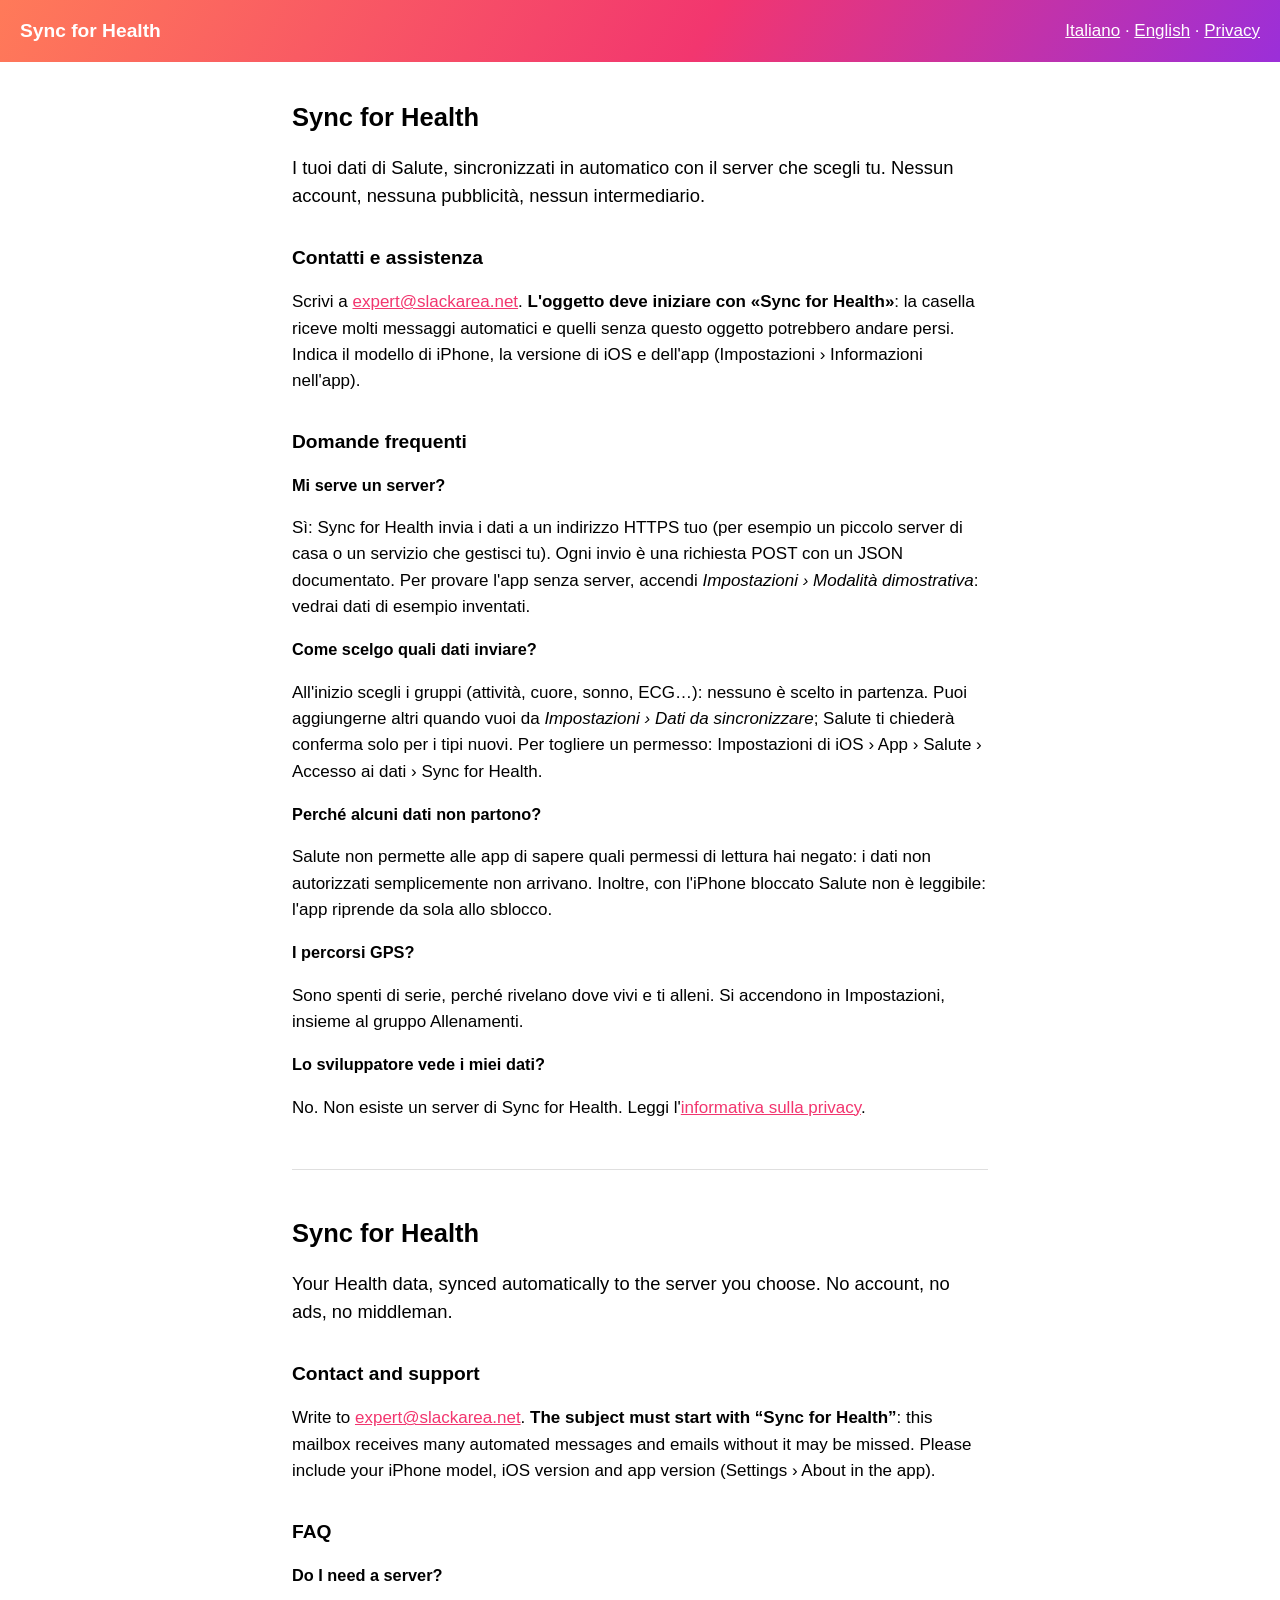
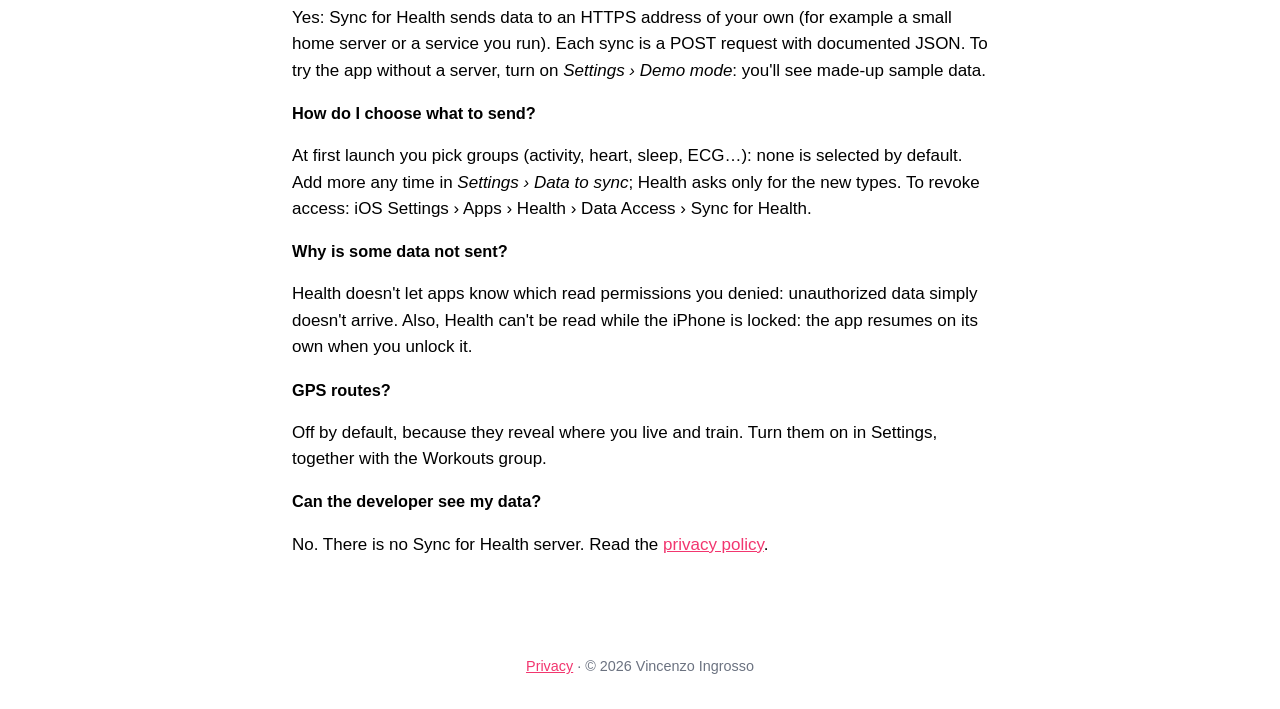
<file: site/index.html>
<!doctype html>
<html lang="it">
<head>
<meta charset="utf-8">
<meta name="viewport" content="width=device-width, initial-scale=1">
<title>Sync for Health — Assistenza / Support</title>
<meta name="description" content="Sync for Health: i tuoi dati di Salute, sincronizzati con il server che scegli tu. Your Health data, synced to the server you choose.">
<link rel="stylesheet" href="style.css">
</head>
<body>
<header>
  <a class="brand" href="./">Sync for Health</a>
  <nav><a href="#it">Italiano</a> · <a href="#en">English</a> · <a href="privacy.html">Privacy</a></nav>
</header>
<main>

<article id="it" lang="it">
<h1>Sync for Health</h1>
<p class="lead">I tuoi dati di Salute, sincronizzati in automatico con il server che scegli tu.
Nessun account, nessuna pubblicità, nessun intermediario.</p>

<h2>Contatti e assistenza</h2>
<p>Scrivi a <a href="mailto:expert@slackarea.net?subject=Sync%20for%20Health%20-%20assistenza">expert@slackarea.net</a>.
<strong>L'oggetto deve iniziare con «Sync for Health»</strong>: la casella riceve molti messaggi automatici
e quelli senza questo oggetto potrebbero andare persi. Indica il modello di iPhone, la versione di iOS e
dell'app (Impostazioni › Informazioni nell'app).</p>

<h2>Domande frequenti</h2>
<h3>Mi serve un server?</h3>
<p>Sì: Sync for Health invia i dati a un indirizzo HTTPS tuo (per esempio un piccolo server di casa o un servizio
che gestisci tu). Ogni invio è una richiesta POST con un JSON documentato. Per provare l'app senza server,
accendi <em>Impostazioni › Modalità dimostrativa</em>: vedrai dati di esempio inventati.</p>

<h3>Come scelgo quali dati inviare?</h3>
<p>All'inizio scegli i gruppi (attività, cuore, sonno, ECG…): nessuno è scelto in partenza. Puoi aggiungerne
altri quando vuoi da <em>Impostazioni › Dati da sincronizzare</em>; Salute ti chiederà conferma solo per i tipi nuovi.
Per togliere un permesso: Impostazioni di iOS › App › Salute › Accesso ai dati › Sync for Health.</p>

<h3>Perché alcuni dati non partono?</h3>
<p>Salute non permette alle app di sapere quali permessi di lettura hai negato: i dati non autorizzati semplicemente
non arrivano. Inoltre, con l'iPhone bloccato Salute non è leggibile: l'app riprende da sola allo sblocco.</p>

<h3>I percorsi GPS?</h3>
<p>Sono spenti di serie, perché rivelano dove vivi e ti alleni. Si accendono in Impostazioni, insieme al gruppo Allenamenti.</p>

<h3>Lo sviluppatore vede i miei dati?</h3>
<p>No. Non esiste un server di Sync for Health. Leggi l'<a href="privacy.html">informativa sulla privacy</a>.</p>
</article>

<hr>

<article id="en" lang="en">
<h1>Sync for Health</h1>
<p class="lead">Your Health data, synced automatically to the server you choose.
No account, no ads, no middleman.</p>

<h2>Contact and support</h2>
<p>Write to <a href="mailto:expert@slackarea.net?subject=Sync%20for%20Health%20-%20support">expert@slackarea.net</a>.
<strong>The subject must start with “Sync for Health”</strong>: this mailbox receives many automated messages and
emails without it may be missed. Please include your iPhone model, iOS version and app version (Settings › About in the app).</p>

<h2>FAQ</h2>
<h3>Do I need a server?</h3>
<p>Yes: Sync for Health sends data to an HTTPS address of your own (for example a small home server or a service you run).
Each sync is a POST request with documented JSON. To try the app without a server, turn on
<em>Settings › Demo mode</em>: you'll see made-up sample data.</p>

<h3>How do I choose what to send?</h3>
<p>At first launch you pick groups (activity, heart, sleep, ECG…): none is selected by default. Add more any time in
<em>Settings › Data to sync</em>; Health asks only for the new types. To revoke access:
iOS Settings › Apps › Health › Data Access › Sync for Health.</p>

<h3>Why is some data not sent?</h3>
<p>Health doesn't let apps know which read permissions you denied: unauthorized data simply doesn't arrive.
Also, Health can't be read while the iPhone is locked: the app resumes on its own when you unlock it.</p>

<h3>GPS routes?</h3>
<p>Off by default, because they reveal where you live and train. Turn them on in Settings, together with the Workouts group.</p>

<h3>Can the developer see my data?</h3>
<p>No. There is no Sync for Health server. Read the <a href="privacy.html">privacy policy</a>.</p>
</article>

</main>
<footer><a href="privacy.html">Privacy</a> · © 2026 Vincenzo Ingrosso</footer>
</body>
</html>
</file>
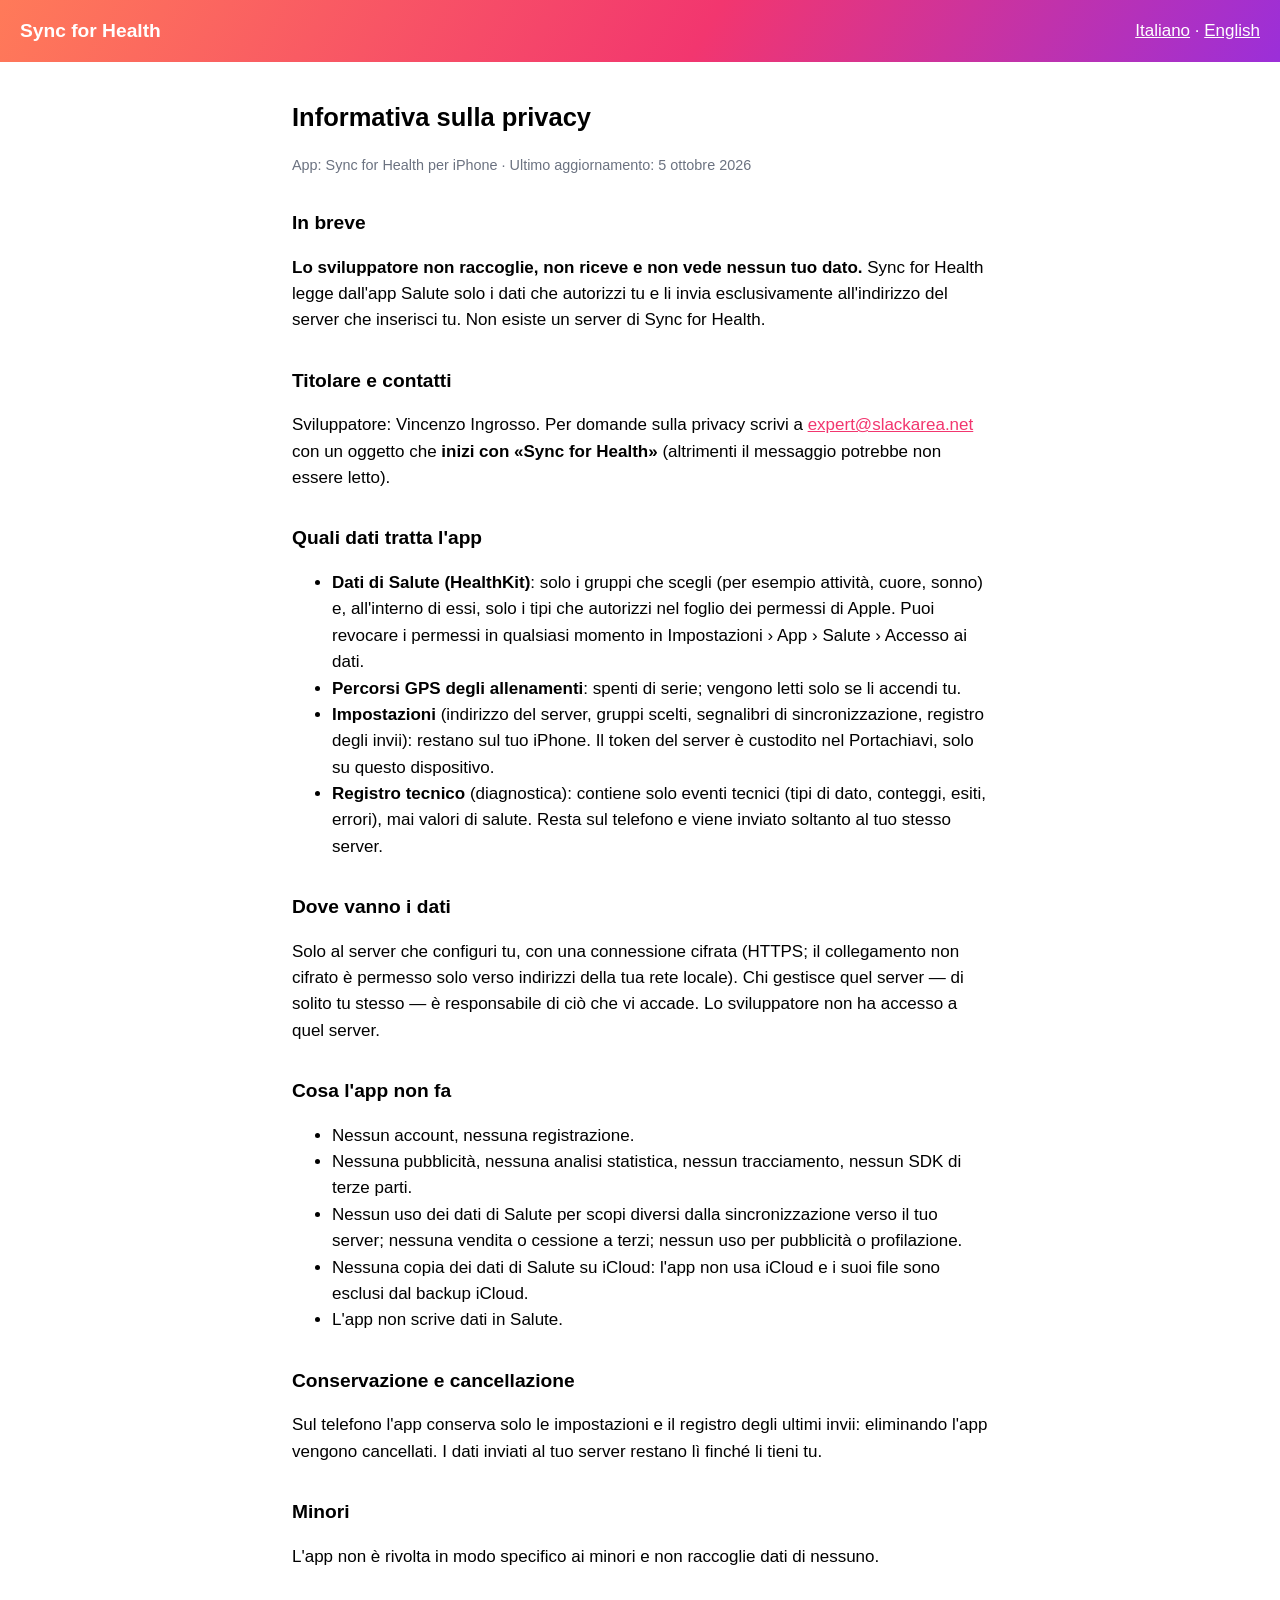
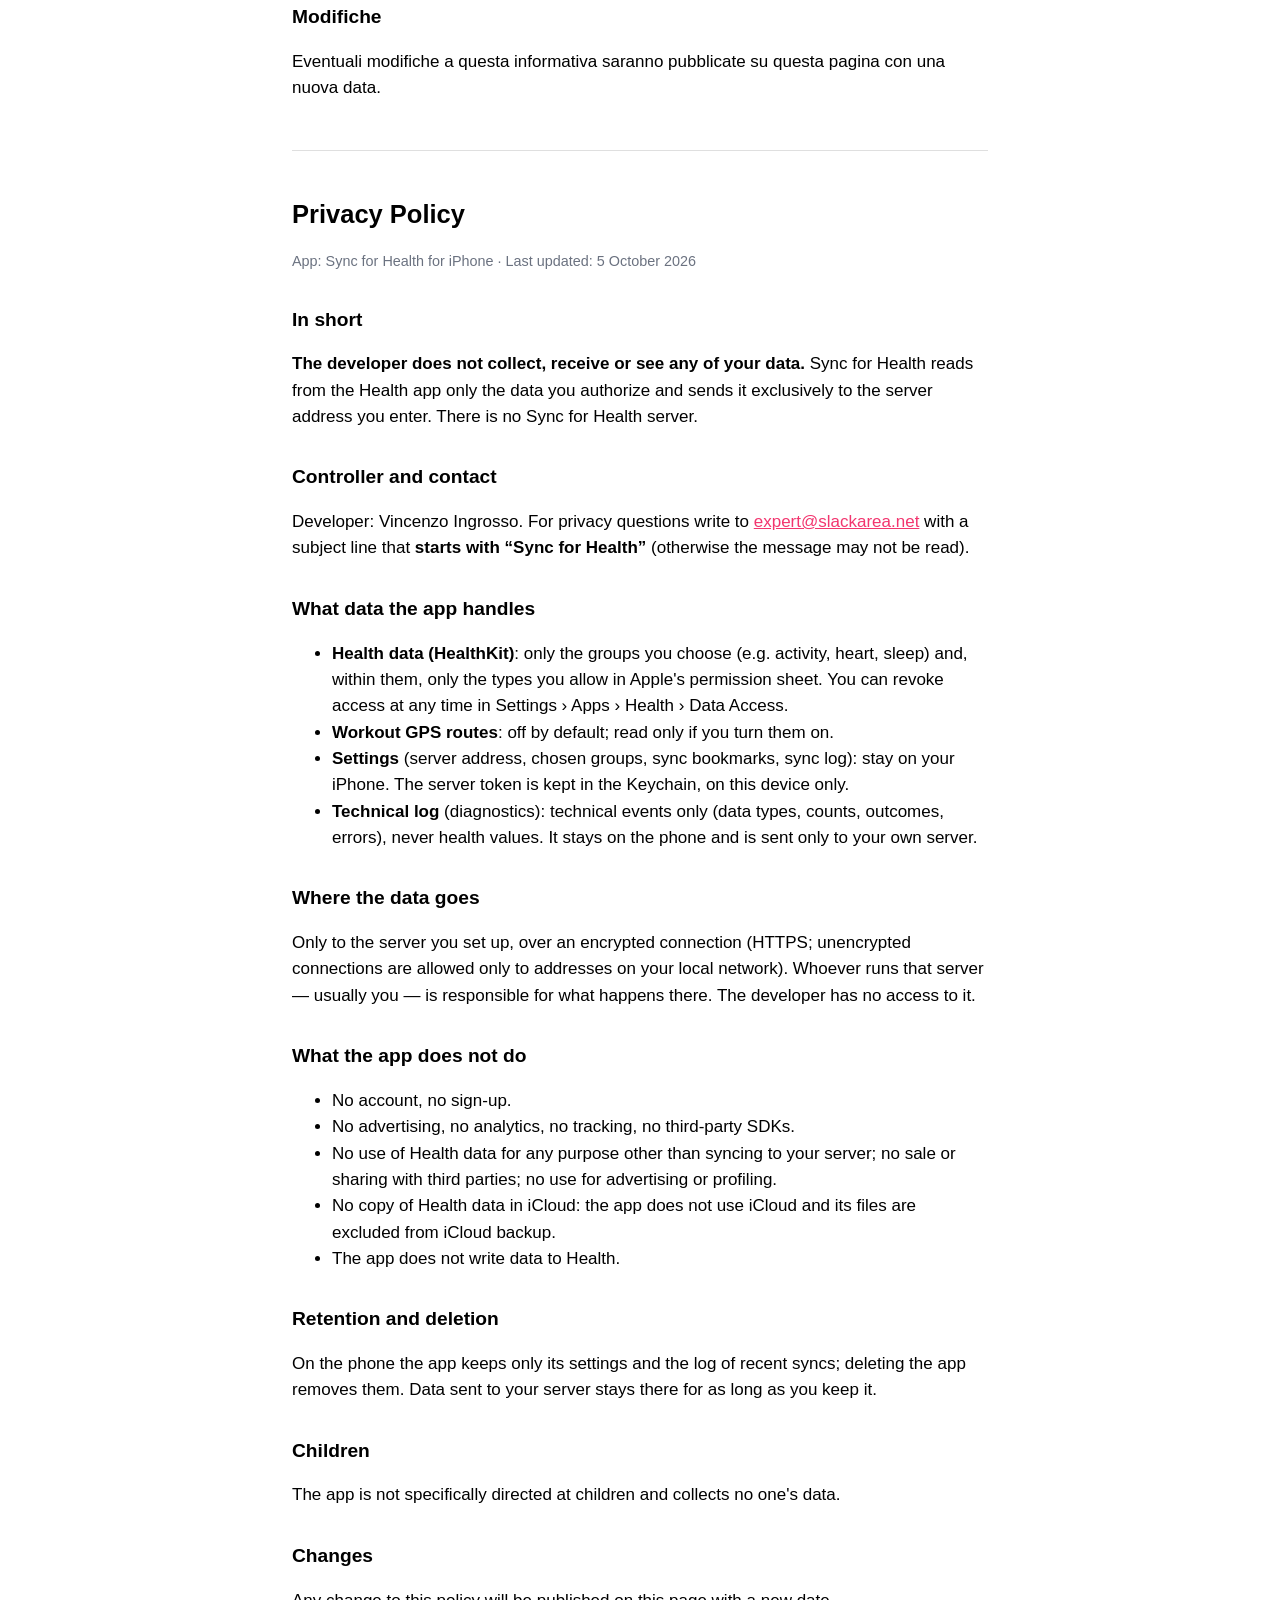
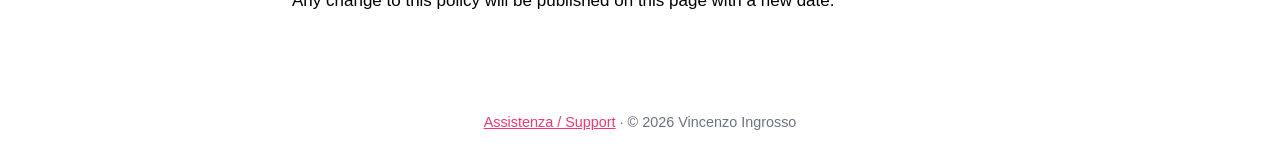
<file: site/privacy.html>
<!doctype html>
<html lang="it">
<head>
<meta charset="utf-8">
<meta name="viewport" content="width=device-width, initial-scale=1">
<title>Sync for Health — Informativa sulla privacy / Privacy Policy</title>
<meta name="description" content="Informativa sulla privacy dell'app Sync for Health. Privacy policy of the Sync for Health app.">
<link rel="stylesheet" href="style.css">
</head>
<body>
<header>
  <a class="brand" href="./">Sync for Health</a>
  <nav><a href="#it">Italiano</a> · <a href="#en">English</a></nav>
</header>
<main>

<article id="it" lang="it">
<h1>Informativa sulla privacy</h1>
<p class="meta">App: Sync for Health per iPhone · Ultimo aggiornamento: 5 ottobre 2026</p>

<h2>In breve</h2>
<p><strong>Lo sviluppatore non raccoglie, non riceve e non vede nessun tuo dato.</strong>
Sync for Health legge dall'app Salute solo i dati che autorizzi tu e li invia
esclusivamente all'indirizzo del server che inserisci tu. Non esiste un server
di Sync for Health.</p>

<h2>Titolare e contatti</h2>
<p>Sviluppatore: Vincenzo Ingrosso. Per domande sulla privacy scrivi a
<a href="mailto:expert@slackarea.net?subject=Sync%20for%20Health%20-%20privacy">expert@slackarea.net</a>
con un oggetto che <strong>inizi con «Sync for Health»</strong> (altrimenti il messaggio potrebbe non essere letto).</p>

<h2>Quali dati tratta l'app</h2>
<ul>
<li><strong>Dati di Salute (HealthKit)</strong>: solo i gruppi che scegli (per esempio attività, cuore, sonno)
e, all'interno di essi, solo i tipi che autorizzi nel foglio dei permessi di Apple. Puoi revocare i permessi
in qualsiasi momento in Impostazioni › App › Salute › Accesso ai dati.</li>
<li><strong>Percorsi GPS degli allenamenti</strong>: spenti di serie; vengono letti solo se li accendi tu.</li>
<li><strong>Impostazioni</strong> (indirizzo del server, gruppi scelti, segnalibri di sincronizzazione, registro degli invii):
restano sul tuo iPhone. Il token del server è custodito nel Portachiavi, solo su questo dispositivo.</li>
<li><strong>Registro tecnico</strong> (diagnostica): contiene solo eventi tecnici (tipi di dato, conteggi, esiti, errori),
mai valori di salute. Resta sul telefono e viene inviato soltanto al tuo stesso server.</li>
</ul>

<h2>Dove vanno i dati</h2>
<p>Solo al server che configuri tu, con una connessione cifrata (HTTPS; il collegamento non cifrato è permesso
solo verso indirizzi della tua rete locale). Chi gestisce quel server — di solito tu stesso — è responsabile
di ciò che vi accade. Lo sviluppatore non ha accesso a quel server.</p>

<h2>Cosa l'app non fa</h2>
<ul>
<li>Nessun account, nessuna registrazione.</li>
<li>Nessuna pubblicità, nessuna analisi statistica, nessun tracciamento, nessun SDK di terze parti.</li>
<li>Nessun uso dei dati di Salute per scopi diversi dalla sincronizzazione verso il tuo server;
nessuna vendita o cessione a terzi; nessun uso per pubblicità o profilazione.</li>
<li>Nessuna copia dei dati di Salute su iCloud: l'app non usa iCloud e i suoi file sono esclusi dal backup iCloud.</li>
<li>L'app non scrive dati in Salute.</li>
</ul>

<h2>Conservazione e cancellazione</h2>
<p>Sul telefono l'app conserva solo le impostazioni e il registro degli ultimi invii: eliminando l'app
vengono cancellati. I dati inviati al tuo server restano lì finché li tieni tu.</p>

<h2>Minori</h2>
<p>L'app non è rivolta in modo specifico ai minori e non raccoglie dati di nessuno.</p>

<h2>Modifiche</h2>
<p>Eventuali modifiche a questa informativa saranno pubblicate su questa pagina con una nuova data.</p>
</article>

<hr>

<article id="en" lang="en">
<h1>Privacy Policy</h1>
<p class="meta">App: Sync for Health for iPhone · Last updated: 5 October 2026</p>

<h2>In short</h2>
<p><strong>The developer does not collect, receive or see any of your data.</strong>
Sync for Health reads from the Health app only the data you authorize and sends it
exclusively to the server address you enter. There is no Sync for Health server.</p>

<h2>Controller and contact</h2>
<p>Developer: Vincenzo Ingrosso. For privacy questions write to
<a href="mailto:expert@slackarea.net?subject=Sync%20for%20Health%20-%20privacy">expert@slackarea.net</a>
with a subject line that <strong>starts with “Sync for Health”</strong> (otherwise the message may not be read).</p>

<h2>What data the app handles</h2>
<ul>
<li><strong>Health data (HealthKit)</strong>: only the groups you choose (e.g. activity, heart, sleep) and, within them,
only the types you allow in Apple's permission sheet. You can revoke access at any time in
Settings › Apps › Health › Data Access.</li>
<li><strong>Workout GPS routes</strong>: off by default; read only if you turn them on.</li>
<li><strong>Settings</strong> (server address, chosen groups, sync bookmarks, sync log): stay on your iPhone.
The server token is kept in the Keychain, on this device only.</li>
<li><strong>Technical log</strong> (diagnostics): technical events only (data types, counts, outcomes, errors), never health values.
It stays on the phone and is sent only to your own server.</li>
</ul>

<h2>Where the data goes</h2>
<p>Only to the server you set up, over an encrypted connection (HTTPS; unencrypted connections are allowed only to
addresses on your local network). Whoever runs that server — usually you — is responsible for what happens there.
The developer has no access to it.</p>

<h2>What the app does not do</h2>
<ul>
<li>No account, no sign-up.</li>
<li>No advertising, no analytics, no tracking, no third-party SDKs.</li>
<li>No use of Health data for any purpose other than syncing to your server; no sale or sharing with third parties;
no use for advertising or profiling.</li>
<li>No copy of Health data in iCloud: the app does not use iCloud and its files are excluded from iCloud backup.</li>
<li>The app does not write data to Health.</li>
</ul>

<h2>Retention and deletion</h2>
<p>On the phone the app keeps only its settings and the log of recent syncs; deleting the app removes them.
Data sent to your server stays there for as long as you keep it.</p>

<h2>Children</h2>
<p>The app is not specifically directed at children and collects no one's data.</p>

<h2>Changes</h2>
<p>Any change to this policy will be published on this page with a new date.</p>
</article>

</main>
<footer><a href="./">Assistenza / Support</a> · © 2026 Vincenzo Ingrosso</footer>
</body>
</html>
</file>
<file: site/style.css>
:root { color-scheme: light dark; --brand: #F2366F; --muted: #6b7280; }
* { box-sizing: border-box; }
body { margin: 0; font: 17px/1.55 -apple-system, BlinkMacSystemFont, "Segoe UI", Roboto, sans-serif; }
header { display: flex; flex-wrap: wrap; gap: .5rem 1.5rem; align-items: center; justify-content: space-between;
  padding: 1rem 1.25rem; background: linear-gradient(120deg, #FF7A59, #F2366F 55%, #9B2FD9); color: #fff; }
header a { color: #fff; }
.brand { font-weight: 700; font-size: 1.2rem; text-decoration: none; }
main { max-width: 46rem; margin: 0 auto; padding: 1rem 1.25rem 3rem; }
h1 { line-height: 1.2; margin-top: 1.5rem; }
h2 { margin-top: 2rem; font-size: 1.2rem; }
h3 { margin-bottom: .2rem; font-size: 1.02rem; }
a { color: var(--brand); }
.lead { font-size: 1.15rem; }
.meta { color: var(--muted); font-size: .9rem; }
hr { border: 0; border-top: 1px solid #8884; margin: 3rem 0; }
footer { text-align: center; color: var(--muted); font-size: .9rem; padding: 2rem 1rem; }
</file>
